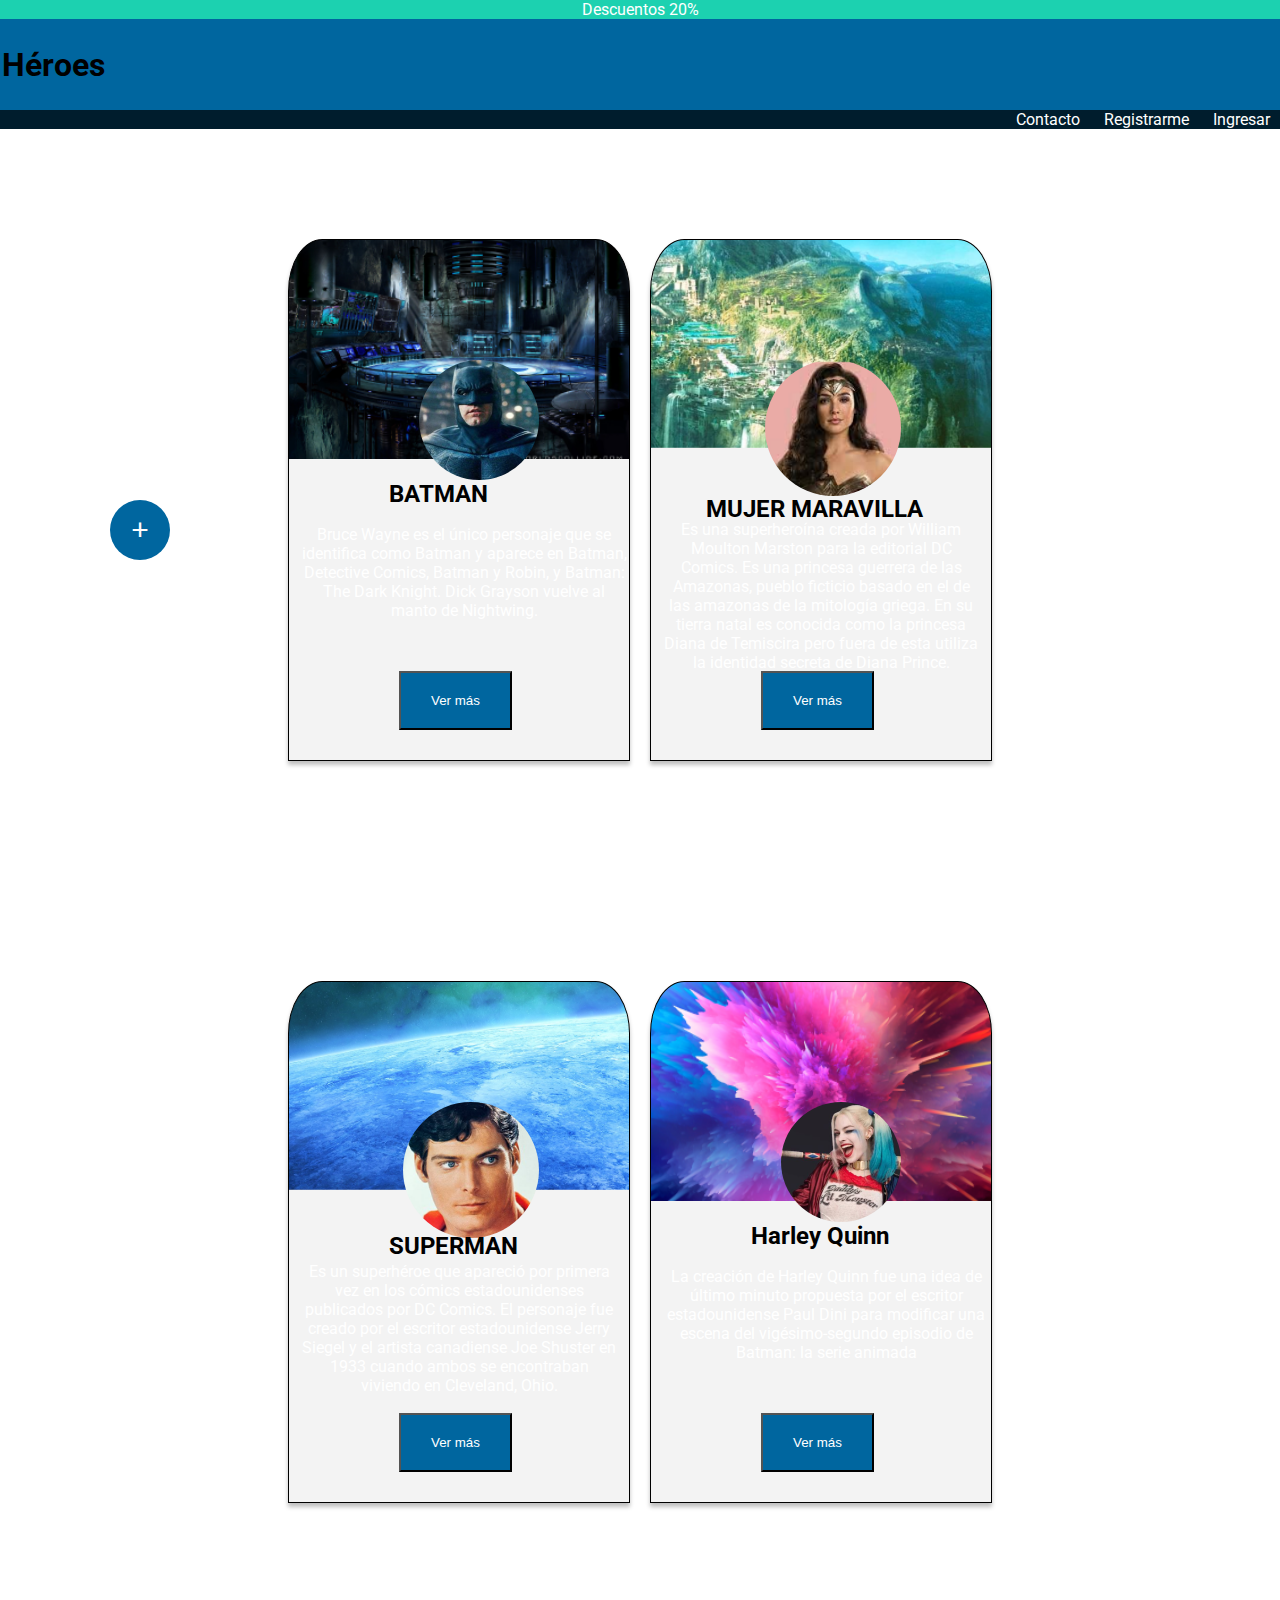
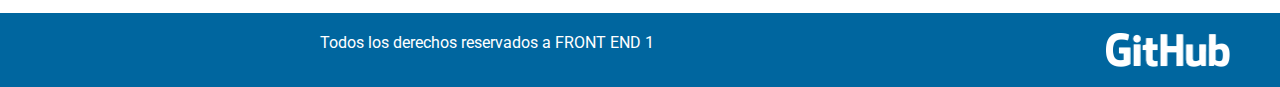
<file: root/index.html>
<!DOCTYPE html>
<html lang="en">
<head>
    <meta charset="UTF-8">
    <meta http-equiv="X-UA-Compatible" content="IE=edge">
    <meta name="viewport" content="width=device-width, initial-scale=1.0">
    <link href="./css/styles.css" rel="stylesheet">
    <link rel="stylesheet" href="https://use.fontawesome.com/releases/v5.15.3/css/all.css" integrity="sha384-SZXxX4whJ79/gErwcOYf+zWLeJdY/qpuqC4cAa9rOGUstPomtqpuNWT9wdPEn2fk" crossorigin="anonymous">
    <link rel="preconnect" href="https://fonts.googleapis.com">
    <link rel="preconnect" href="https://fonts.gstatic.com" crossorigin>
    <link href="https://fonts.googleapis.com/css2?family=Roboto&display=swap" rel="stylesheet"> 
    <title>Clase 10</title>
</head>
<body>
    <header>
        <div id="descuentos"><p>Descuentos 20%</p></div>
        <div id="heroes">
            <h1>Héroes</h1>
        </div>
        <div id="nav-principal">
            <nav>
                <a href="./contacto.html">Contacto</a>
                <a href="./registro.html">Registrarme</a>
                <a href="./login.html">Ingresar</a>
            </nav>
        </div>
    </header>
    <main>
    <section>
        <article class="batman">
            <i class="fas fa-heart"></i>
            <img src="./img/liga-justicia-batman-kO4H--1024x512@abc 1.png" alt="Imagen batman" class="icon">
            <h2>BATMAN</h2>
            <p class="card">Bruce Wayne es el único personaje que se identifica como Batman y aparece en Batman, 
            Detective Comics, Batman y Robin, y Batman: The Dark Knight. Dick Grayson vuelve al manto de Nightwing.</p>
            <button type="button">Ver más</button>
        </article>
        <article class="mujerMaravilla">
            <i class="fas fa-heart"></i>
            <img src="./img/Copia de liga-justicia-batman-kO4H--1024x512@abc 1.png" alt="Imagen mujer maravilla" class="img-achicar icon">
            <h2>MUJER MARAVILLA</h2>
            <p class="card">Es una superheroína creada por William Moulton Marston para la editorial DC Comics. Es una princesa guerrera de 
            las Amazonas, pueblo ficticio basado en el de las amazonas de la mitología griega. En su tierra natal es conocida como la princesa 
            Diana de Temiscira pero fuera de esta utiliza la identidad secreta de Diana Prince. </p>
            <button type="button">Ver más</button>
        </article>
    </section>
    <button type="button" id="boton-mas"><a href="./agregar.html">+</a></button>
    <section>
        <article class="superman">
            <i class="fas fa-heart"></i>
            <img src="./img/Copia de liga-justicia-batman-kO4H--1024x512@abc 1 (1).png" alt="Imagen Superman" class="img-achicar icon">
            <h2>SUPERMAN</h2>
            <p class="card">Es un superhéroe que apareció por primera vez en los cómics estadounidenses publicados por DC Comics. ​
            El personaje fue creado por el escritor estadounidense Jerry Siegel y el artista canadiense Joe Shuster en 1933 cuando ambos se 
            encontraban viviendo en Cleveland, Ohio.</p>
            <button type="button">Ver más</button>
        </article>
        <article class="harley">
            <i class="fas fa-heart"></i>
            <img src="./img/liga-justicia-batman-kO4H--1024x512@abc 1 (1).png" alt="Imagen Harley Quinn" class="icon">
            <h2>Harley Quinn</h2>
            <p class="card">La creación de Harley Quinn fue una idea de último minuto propuesta por el escritor estadounidense Paul Dini 
            para modificar una escena del vigésimo-segundo episodio de Batman: la serie animada</p>
            <button type="button">Ver más</button>
        </article>
    </section>
    </main>
    <footer>
        <p>Todos los derechos reservados a FRONT END 1</p>
        <img src="./img/Vector.png" alt="logo github" id="logo">
    </footer>
</body>
</html>
</file>
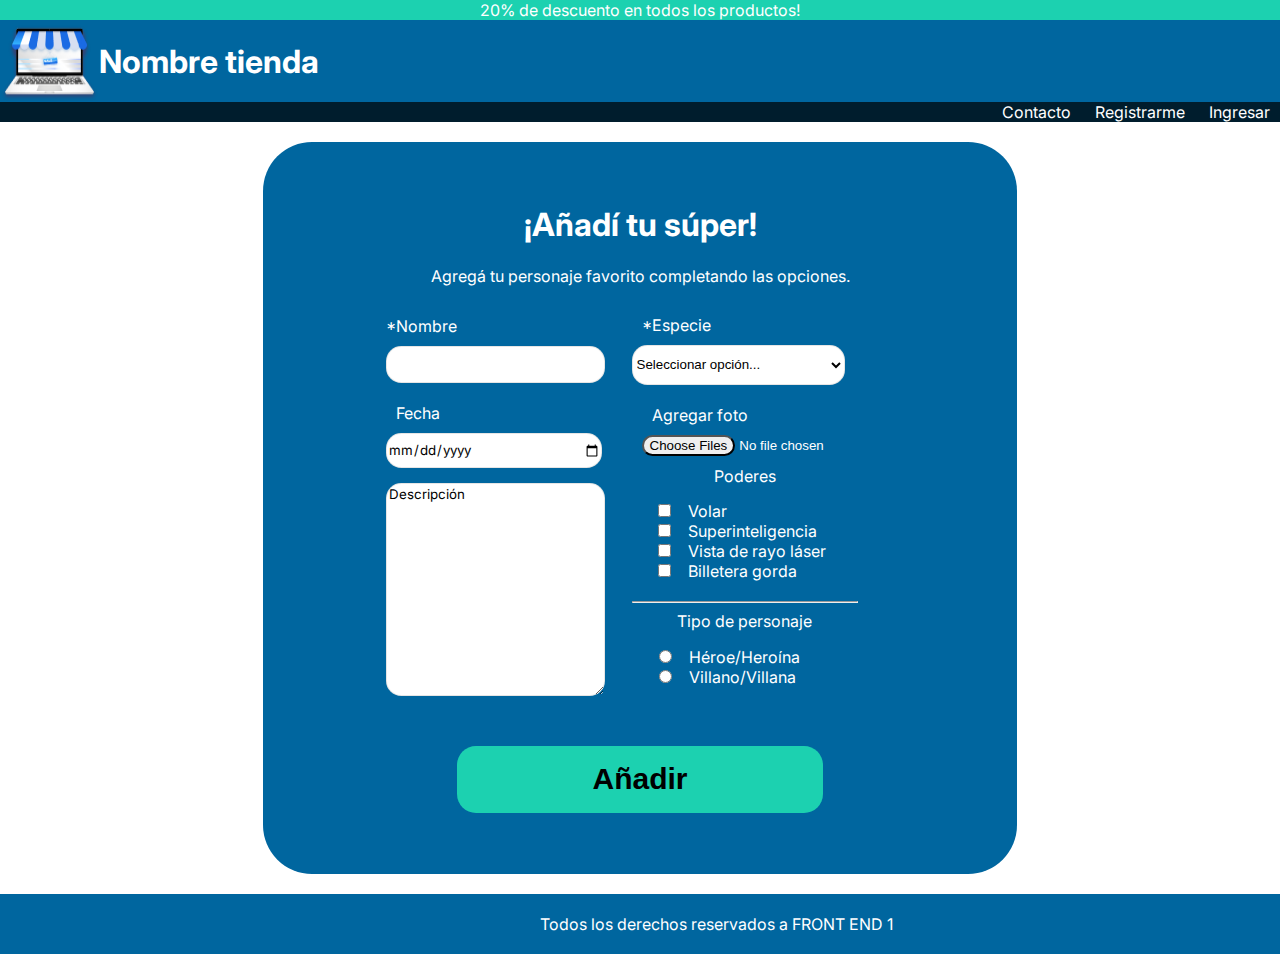
<file: root/agregar.html>
<!DOCTYPE html>
<html lang="en">
<head>
    <meta charset="UTF-8">
    <meta http-equiv="X-UA-Compatible" content="IE=edge">
    <meta name="viewport" content="width=device-width, initial-scale=1.0">
    <link href="./css/styles.css" rel="stylesheet">
    <link rel="preconnect" href="https://fonts.googleapis.com">
    <link rel="preconnect" href="https://fonts.gstatic.com" crossorigin>
    <link href="https://fonts.googleapis.com/css2?family=Inter:wght@400;700&display=swap" rel="stylesheet">
    <title>Agregá tu súper</title>
</head>
<body id="body-agregar">
    <header>
        <div id="descuentos"><p>20% de descuento en todos los productos!</p></div>
        <div id="form-registro-header">
            <img src="./img/logo 1.png" alt="logo">
            <h1>Nombre tienda</h1>
        </div>
        <div id="nav-principal">
            <nav>
                <a href="./contacto.html">Contacto</a>
                <a href="./registro.html">Registrarme</a>
                <a href="./login.html">Ingresar</a>
            </nav>
        </div>
    </header>
    <main>
    <form id="form-agregar">
        <h1>¡Añadí tu súper!</h1>
        <p>Agregá tu personaje favorito completando las opciones.</p>
        <section id="flex-container">
        <div id="primercolumna">
            <div id="nombre"><label for="name">Nombre</label>
            <input type="text" id="name" required></div>
            <div id="fecha"><label for="date">Fecha</label>
            <input type="date" name="date" id="date"></div>
            <textarea id="descripcion">Descripción</textarea>
        </div>
        <div id="segundacolumna">
            <div id="species"><label for="especie">Especie</label>
                <select id="especie" required>
                    <option value="selec" disabled selected hidden>Seleccionar opción...</option>
                    <option value="Alienigena">Alienigena</option>
                    <option value="Animal">Animal</option>
                    <option value="Unknown">Unknown</option>
                </select></div>
            <div id="image"><label for="img">Agregar foto</label>
            <input type="file" multiple accept=".png, .jpg"></div>
            <div>
                <label for="checkbox">Poderes</label>
                <fieldset id="checkbox">
                    <div><input type="checkbox" name="Volar" value="Volar" id="volar">
                    <label for="volar">Volar</label></div>
                    <div><input type="checkbox" name="intel" value="Superinteligencia" id="intel">
                    <label for="intel">Superinteligencia</label></div>
                    <div><input type="checkbox" name="vista" value="vista" id="vista">
                    <label for="vista">Vista de rayo láser</label></div>
                    <div><input type="checkbox" name="billetera" value="billetera" id="bille">
                    <label for="bille">Billetera gorda</label></div>
                </fieldset>
                <hr>
                <label for="options">Tipo de personaje</label>
                <fieldset id="options">
                    <div><input type="radio" name="heroe" value="heroe" id="heroe">
                    <label for="heroe">Héroe/Heroína</label></div>
                    <div><input type="radio" name="heroe" value="villain" id="villain">
                    <label for="villain">Villano/Villana</label></div>
                </fieldset>
            </div>
        </div>
        </section>
    <input type="submit" name="enviar" value="Añadir" id="boton-agregar">
    </form>
    </main>
    <footer id="agregar-footer">
        <p>Todos los derechos reservados a FRONT END 1</p>
    </footer>
</body>
</html>
</file>
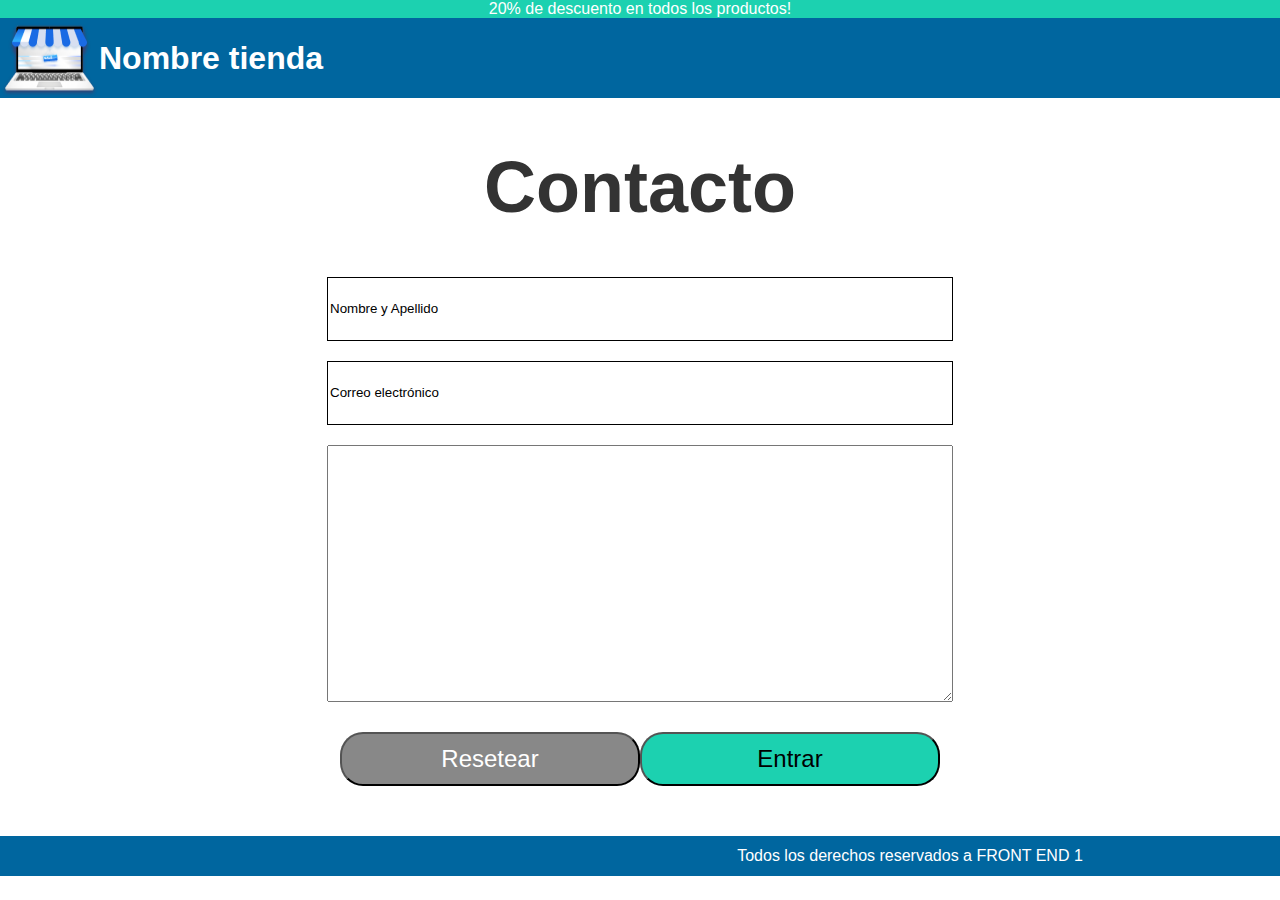
<file: root/contacto.html>
<!DOCTYPE html>
<html lang="en">
<head>
    <meta charset="UTF-8">
    <meta http-equiv="X-UA-Compatible" content="IE=edge">
    <meta name="viewport" content="width=device-width, initial-scale=1.0">
    <link href="./css/styles.css" rel="stylesheet">
    <title>Contacto</title>
</head>
<body>
    <header>
        <div id="descuentos"><p>20% de descuento en todos los productos!</p></div>
        <div id="form-registro-header">
            <img src="./img/logo 1.png" alt="logo">
            <h1>Nombre tienda</h1>
        </div>
    </header>
    <section id="form-registro">
        <h1>Contacto</h1>
        <input type="text" name="nombre" value="Nombre y Apellido" required>
        <input type="email" name="email" value="Correo electrónico" required>
        <textarea name="mensaje" required></textarea>
    </section>
    <div id="contacto-botones"><input type="reset" name="reset" value="Resetear" id="form-registro-reset">
    <input type="submit" name="submit" value="Entrar" id="form-registro-enviar"></div>
    <footer id="registro-footer">
        <p>Todos los derechos reservados a FRONT END 1</p>
    </footer>
</body>
</html>
</file>
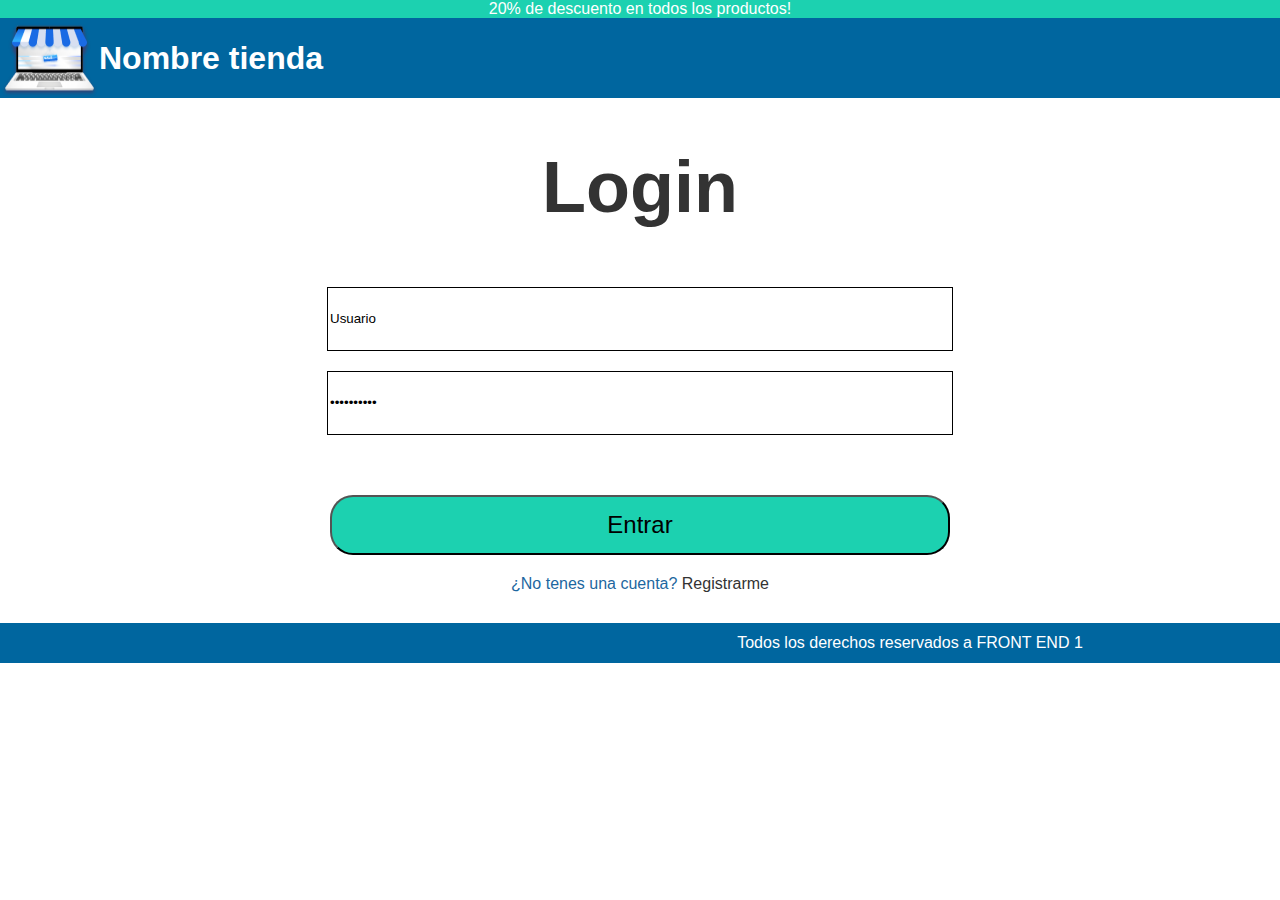
<file: root/login.html>
<!DOCTYPE html>
<html lang="en">
<head>
    <meta charset="UTF-8">
    <meta http-equiv="X-UA-Compatible" content="IE=edge">
    <meta name="viewport" content="width=device-width, initial-scale=1.0">
    <link href="./css/styles.css" rel="stylesheet">
    <title>Login</title>
</head>
<body>
    <header>
        <div id="descuentos"><p>20% de descuento en todos los productos!</p></div>
        <div id="form-login-header">
            <img src="./img/logo 1.png" alt="logo">
            <h1>Nombre tienda</h1>
        </div>
    </header>
    <section id="form-login">
        <h1>Login</h1>
        <input type="email" name="email" value="Usuario" required>
        <input type="password" name="password" value="Contraseña" required>
    </section>
    <section id="login-botones">
        <input type="submit" name="login" value="Entrar">
        <p>¿No tenes una cuenta? <a href="/registro.html">Registrarme</a></p>
    </section>
    <footer id="login-footer">
        <p>Todos los derechos reservados a FRONT END 1</p>
    </footer>
</body>
</file>
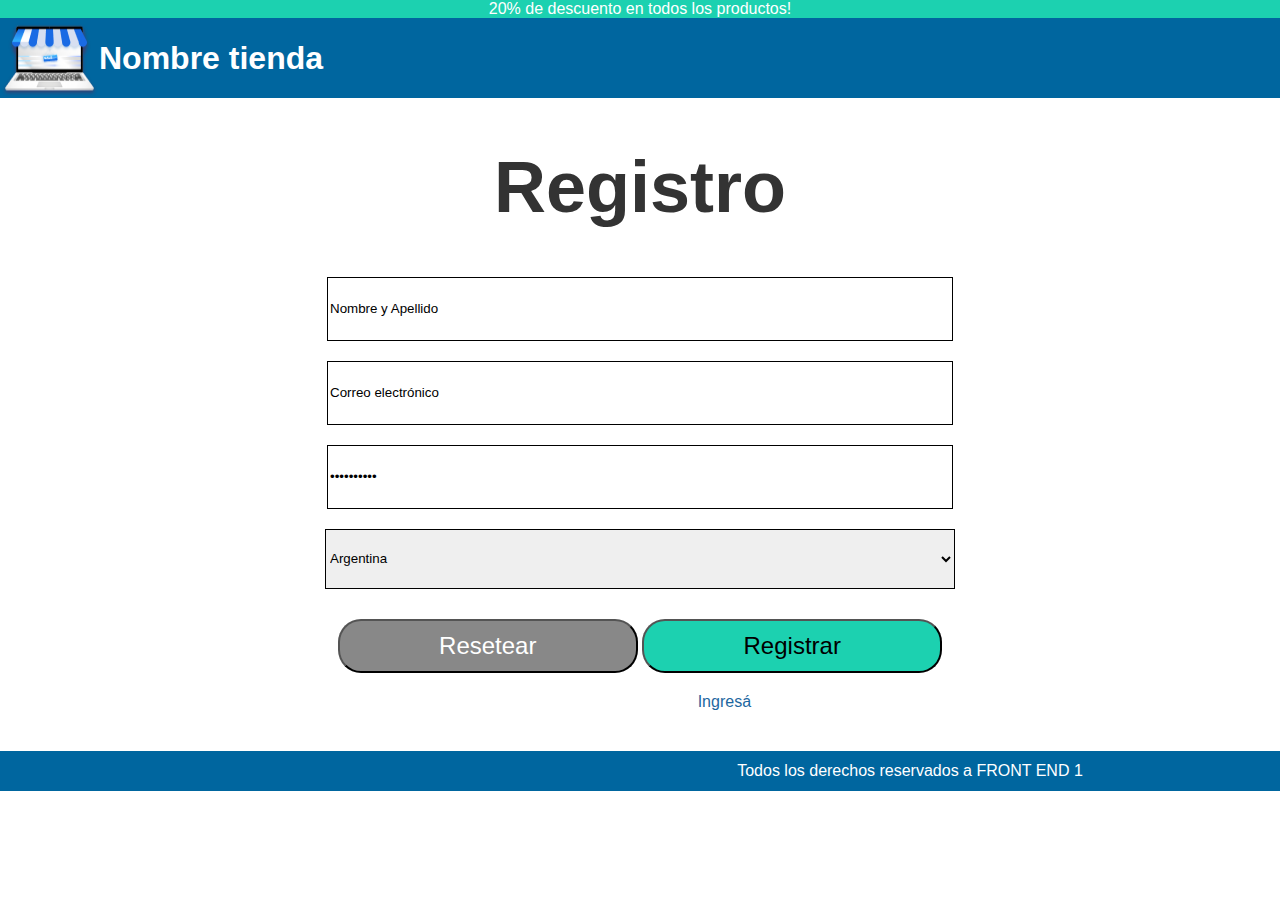
<file: root/registro.html>
<!DOCTYPE html>
<html lang="en">
<head>
    <meta charset="UTF-8">
    <meta http-equiv="X-UA-Compatible" content="IE=edge">
    <meta name="viewport" content="width=device-width, initial-scale=1.0">
    <link href="./css/styles.css" rel="stylesheet">
    <title>Registro</title>
</head>
<body>
    <header>
        <div id="descuentos"><p>20% de descuento en todos los productos!</p></div>
        <div id="form-registro-header">
            <img src="./img/logo 1.png" alt="logo">
            <h1>Nombre tienda</h1>
        </div>
    </header>
    <section id="form-registro">
        <h1>Registro</h1>
        <input type="text" name="nombre" value="Nombre y Apellido" required>
        <input type="email" name="email" value="Correo electrónico" required>
        <input type="password" name="password" value="Contraseña" required>
        <select name="pais">
            <option value="Argentina">Argentina</option>
            <option value="Colombia">Colombia</option>
            <option value="Brasil">Brasil</option>
        </select>
    </section>
    <section id="form-registro-botones">
        <div><input type="reset" name="reset" value="Resetear" id="form-registro-reset">
        <input type="submit" name="submit" value="Registrar" id="form-registro-enviar"></div>
        <p>¿Ya tenes una cuenta? <a href="/login.html">Ingresá</a></p>
    </section>
    <footer id="registro-footer">
        <p>Todos los derechos reservados a FRONT END 1</p>
    </footer>
</body>
</html>
</file>
<file: root/css/styles.css>
#descuentos {
    background-color: #1CD1B0;
    margin: 0px;
    padding: 0.2px;
    border: 0px;
}
p {
    margin: 0px;
    padding: 0px;
    border: 0px;
}
#heroes {
    background-color: #00669F;
    margin: 0px;
    padding: 5px 2px;
}
#nav-principal {
    background-color:#001D2D;
    display: flex;
    justify-content: flex-end;
    align-items: center;
}
#nav-principal a {
    color: #FFFFFF;
    text-decoration: none;
    padding: 10px;
}
body {
    font-family: 'Roboto', sans-serif;
    margin: 0px;
    padding: 0px;
    border: 0px;
    font-size: 100%;
    vertical-align: baseline;
}
main {
    display: flex;
    flex-direction: column;
    justify-content: space-around;
    align-content: center;
}
section{
    text-align: center;
    margin: 100px 0px;
    display: flex;
    direction: row;
    justify-content: space-around;
    align-items: center;
}
article {
    width: 320px;
    height: 500px;
    display: inline-block;
    padding: 10px;
    border: 1px solid;
    margin: 10px;
    box-shadow: 0px 4px 4px rgba(0, 0, 0, 0.25);
    position: relative;
    text-align: center;
    display: flex;
    flex-direction: column;
    justify-content: space-between;
    align-content: center;
}
i {
    color: #CC2424;
    font-size: 30px;
    position: absolute;
    top: 20px; left: 25px;
}
.icon {
    border-radius: 50%;
    position: absolute;
    top: 120px; right: 90px;
}
h2 {
    position:absolute;
    top: 220px; left: 30px;
    padding: 0px 70px;
}
.batman {
    background-color: #F3F3F3;
    background-image: url('../img/849bfede3a5193c34ab8a00379e64fa2\ 1.png');
    border-radius: 10% 10% 0% 0%;
    background-repeat: no-repeat;
    background-size: contain;
}
.harley {
    background-color: #F3F3F3;
    background-image: url('../img/849bfede3a5193c34ab8a00379e64fa2\ 1\ \(1\).png');
    border-radius: 10% 10% 0% 0%;
    background-repeat: no-repeat;
    background-size: contain;
}
.mujerMaravilla {
    background-color: #F3F3F3;
    background-image: url('../img/Copia\ de\ 849bfede3a5193c34ab8a00379e64fa2\ 1.png');
    border-radius: 10% 10% 0% 0%;
    background-repeat: no-repeat;
    background-size: contain;
}
.superman {
    background-color: #F3F3F3;
    background-image: url('../img/Copia\ de\ 849bfede3a5193c34ab8a00379e64fa2\ 1\ \(1\).png');
    border-radius: 10% 10% 0% 0%;
    background-repeat: no-repeat;
    background-size: contain;
}
.mujerMaravilla h2 {
    padding: 15px 0px 0px 25px;
    text-align: center;
}
.mujerMaravilla p {
    position: relative;
    top: 270px;
}
.superman h2 {
    position: absolute;
    top: 230px;
}
.superman p {
    position: relative;
    top: 270px
}
.card {
    position: absolute;
    bottom: 140px;
}
button {
    background-color: #00669F;
    color: #FFFFFF;
    position: absolute;
    bottom: 30px; left: 110px;
    padding: 20px 30px;
}
footer {
    background-color: #00669F;
    color: #FFFFFF;
    margin: 0px;
    padding: 20px;
    border: 0px;
    display: flex;
    justify-content: space-between;
    align-content: center;
}
.img-achicar {
    max-width: 40%;
    max-height: auto;
}
footer p {
    position: relative;
    left: 300px;
}
#logo {
    max-width: 10%;
    max-height: auto;
    padding: 0px 30px 0px 0px;
    margin: 0px;
    border: 0px;
}
#boton-mas {
    border-radius: 50%;
    width: 60px;
    height: 60px;
    position: fixed;
    right: 900px; top: 500px;
    text-align: center;
    font-size: 30px;
    padding: 0px;
    margin: 0px;
    border: 0px;
    z-index: 1;
}
#boton-mas a {
    color: #FFFFFF;
    text-decoration: none;
}

@media screen and (max-width: 425px) {
    html,
    body{
        width:100%;
        overflow-x:hidden;
    }
    body {
        display: flex;
        flex-direction: column;
        justify-content: space-around;
        align-content: center;
    }
    section {
        display: flex;
        flex-direction: column;
        justify-content: space-around;
        align-content: center;
    }
    #descuentos {
        background-color: #D1891C;
        margin: 0px;
        padding: 0.2px;
        border: 0px;
    }
    #heroes {
        width: 100vw;
    }
    footer {
        display: flex;
        justify-content: space-between;
    }
    footer p{
    margin: 0px;
    padding: 0px;
    text-align: center;
    align-self: flex-start;
    }
    #logo {
        max-width: 20vw;
        height: auto;
        padding: 0px;
    }
}
@media screen and (max-width: 768px) {
    #descuentos {
        background-color: #D1891C;
        margin: 0px;
        padding: 0.2px;
        border: 0px;
    }
    footer p {
        position: relative;
        left: 200px;
    }
    #boton-mas {
        border-radius: 50%;
        width: 60px;
        height: 60px;
        position: fixed;
        left: 90px; top: 500px;
        text-align: center;
        font-size: 30px;
        padding: 0px;
        margin: 0px;
        border: 0px;
        z-index: 1;
    }
}
/* sección registro */
#form-registro-header {
    display: flex;
    justify-content: start;
    background-color: #00669F;
    color: #FFFFFF;
    font-weight: 400px;
}
#form-registro {
    display: flex;
    flex-direction: column;
    justify-content: center;
    align-items: center;
    margin: 0px;
}
#form-registro h1 {
    font-size: 72px;
    text-align: left;
    color: #333333;
}
#form-registro input {
    width: 620px;
    height: 60px;
    margin: 0px 0px 20px 0px;
    border: 1.53407px solid #000000;
}
#form-registro select {
    width: 630px;
    height: 60px;
    margin: 0px 0px 10px 0px;
    border: 1.53407px solid #000000;
}
#form-registro-botones {
    display: flex;
    flex-direction: column;
    justify-content: center;
    align-items: center;
    margin: 20px;
}
#form-registro-reset {
    background-color: #888888;
    color: #FFFFFF;
    font-size: 24px;
    border-radius: 23px;
    width: 300px;
    height: 53.79px;
}
#form-registro-enviar {
    background-color: #1CD1B0;
    color: #000000;
    font-size: 24px;
    border-radius: 23px;
    width: 300px;
    height: 53.79px;
}
#form-registro-botones p {
    padding: 20px;
}
#form-registro-botones a {
    color: #1D67A0;
    text-decoration: none;
}
#registro-footer {
    display: flex;
    justify-content: center;
    align-items: center;
}
#registro-footer p {
    position: absolute;
    right: 0px; left: 540px;
}
/* sección login*/
#form-login-header {
    display: flex;
    justify-content: start;
    background-color: #00669F;
    color: #FFFFFF;
    font-weight: 400px;
}
#form-login {
    display: flex;
    flex-direction: column;
    justify-content: center;
    align-items: center;
    margin: 0px;
}
#form-login h1 {
    font-size: 72px;
    text-align: left;
    color: #333333;
}
#form-login input {
    width: 620px;
    height: 60px;
    margin: 10px;
    border: 1.53407px solid #000000;
}
#login-botones {
    margin: 30px;
    display: flex;
    flex-direction: column;
    align-items: center;
    justify-content: center;
}
#login-botones input {
    width: 620px;
    height: 60px;
    background-color: #1CD1B0;
    color: #000000;
    border-radius: 23px;
    font-size: 24px;
    margin: 20px;
}
#login-botones p {
    color: #1D67A0;
}
#login-botones a {
    color: #333333;
    text-decoration: none;
}
#login-footer {
    display: flex;
    justify-content: center;
    align-items: center;
    margin: 0px;
}
#login-footer p {
    position: absolute;
    right: 0px; left: 540px;
}
/* contacto */
textarea {
    width: 620px;
    height: 251px;
    margin-bottom: 30px;
}
#contacto-botones {
    display: flex;
    justify-content: center;
    align-items: center;
    margin-bottom: 50px;
}
/*sección agregar*/
#body-agregar {
    font-family: 'Inter', sans-serif;
}
main {
    display: flex;
    justify-content: center;
    align-items: center;
}
#form-agregar {
    width: 754px;
    height: 732px;
    display: flex;
    flex-direction: column;
    justify-content: center;
    align-items: center;
    background-color: #00669F;
    border-radius: 49px;
    padding: 0px;
    color: #FFFFFF;
    margin: 20px;
}
#form-agregar h1, p {
    color: #FFFFFF;
    text-align: center;
}
#nombre {
    display: flex;
    flex-direction: column;
    justify-content: center;
    align-items: flex-start;
}
#nombre ::before {
    content: '*';
}
#name {
    width: 213px;
    height: 33px;
    background-color: #FFFFFF;
    border: 1.53407px solid rgba(0, 0, 0, 0.1);
    border-radius: 15.3407px;
    position: relative;
    left: 10px;
}
#species {
    display: flex;
    flex-direction: column;
    justify-content: center;
    align-items: flex-start;
}
#species ::before {
    content: '*';
}
#especie {
    width: 213px;
    height: 40px;
    background-color: #FFFFFF;
    border: 1.53407px solid rgba(0, 0, 0, 0.1);
    border-radius: 15.3407px;
}
#descripcion {
    width: 213px;
    height: 207px;
    background: #FFFFFF;
    border: 1.53407px solid rgba(0, 0, 0, 0.1);
    border-radius: 15.3407px;
    font-family: 'Inter', sans-serif;
    position: relative;
    left: 10px;
    margin-top: 5px;
}
#fecha {
    display: flex;
    flex-direction: column;
    justify-content: flex-start;
    align-items: flex-start;
    margin: 10px;
}
#date {
    width: 213px;
    height: 33px;
    border: 1.53407px solid rgba(0, 0, 0, 0.1);
    border-radius: 15.3407px;
    font-family: 'Inter', sans-serif;
}
#image {
    display: flex;
    flex-direction: column;
    justify-content: flex-start;
    align-items: flex-start;
    margin: 10px;
}
#checkbox {
    display: flex;
    flex-direction: column;
    justify-content: flex-start;
    align-items: flex-start;
    margin: 10px;
}
#options {
    display: flex;
    flex-direction: column;
    justify-content: flex-start;
    align-items: flex-start;
    margin: 10px;
}
fieldset {
    border: none;
}
#boton-agregar {
    background-color: #1CD1B0;
    color: #000000;
    width: 366px;
    height: 67px;
    border-radius: 19px;
    font-size: 30px;
    font-weight: 700;
    border: none;
    padding: 0px;
    margin: 20px;
}
label {
    margin: 10px;
}
#flex-container {
    display: flex;
    flex-direction: row;
    justify-content: center;
    align-items: center;
    margin: 0px;
}
#primercolumna {
    display: flex;
    flex-direction: column;
    justify-content: center;
    align-items: flex-start;
    margin: 10px;
    position: relative;
    top: 10px;
}
#segundacolumna {
    display: flex;
    flex-direction: column;
    justify-content: center;
    align-items: flex-start;
    margin: 10px;
}
#agregar-footer p {
    position: relative;
    left: 520px;
}
input[type=file]::-webkit-file-upload-button {
    border-radius: 23px;
}
</file>
